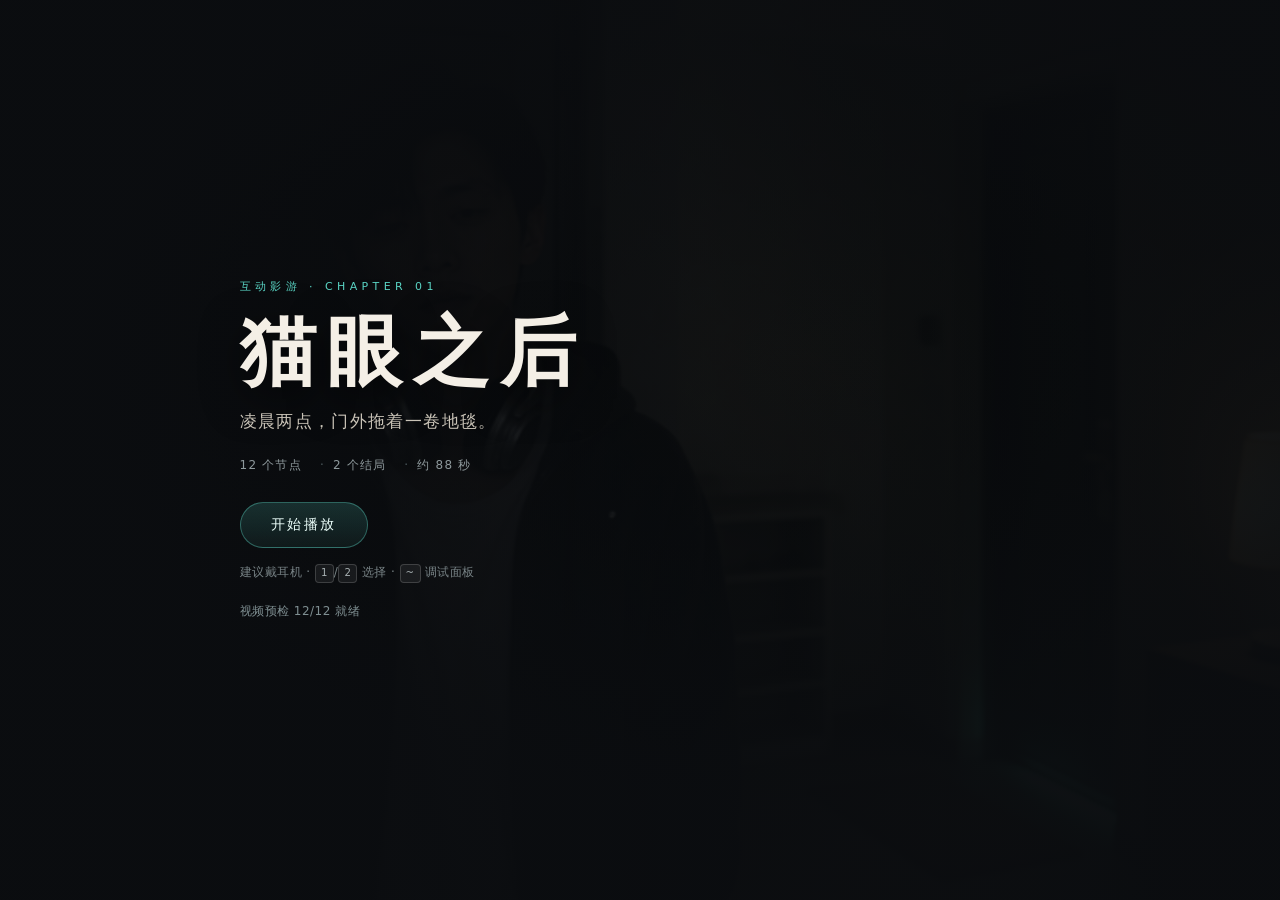
<file: index.html>
<!doctype html><html lang="zh-CN"><head><meta charset="utf-8"><meta http-equiv="refresh" content="0; url=player/"><title>猫眼之后</title></head><body><p>正在进入《猫眼之后》…</p><p><a href="player/">如果没有自动跳转，点这里</a></p></body></html>
</file>
<file: player/player.css>
/* =========================================================
   《猫眼之后》互动播放器 · T-015
   纯静态、零依赖、零构建。
   视觉：近黑影院底 + 暖白字幕 + 青绿交互色（走廊应急灯）
   ========================================================= */

:root {
  --bg: #0b0d10;
  --bg-deep: #07090b;
  --ink: #f4efe6;
  --ink-dim: #a7b0b2;
  --ink-faint: #778487;
  --accent: #5ad4c4;
  --accent-soft: rgba(90, 212, 196, 0.14);
  --accent-line: rgba(90, 212, 196, 0.4);
  --warm: #e8c48a;
  --danger: #e36f63;
  --radius: 14px;
  --frame-w: min(1280px, 100vw, calc((100vh - 250px) * 16 / 9));
  --frame-w: min(1280px, 100vw, calc((100dvh - 250px) * 16 / 9));
  --font: "PingFang SC", "Noto Sans SC", "Source Han Sans SC", "Hiragino Sans GB",
    "Microsoft YaHei", system-ui, -apple-system, "Segoe UI", sans-serif;
}

* {
  box-sizing: border-box;
}

[hidden] {
  display: none !important;
}

html,
body {
  height: 100%;
}

body {
  margin: 0;
  background: var(--bg-deep);
  color: var(--ink);
  font-family: var(--font);
  overflow: hidden;
  -webkit-font-smoothing: antialiased;
  -moz-osx-font-smoothing: grayscale;
}

button {
  font-family: inherit;
  color: inherit;
}

kbd {
  display: inline-block;
  min-width: 18px;
  padding: 1px 5px;
  border: 1px solid rgba(255, 255, 255, 0.16);
  border-radius: 4px;
  background: rgba(255, 255, 255, 0.06);
  color: var(--ink-dim);
  font-family: inherit;
  font-size: 0.85em;
  line-height: 1.4;
  text-align: center;
}

.app {
  position: relative;
  display: flex;
  flex-direction: column;
  min-height: 100vh;
  min-height: 100dvh;
  overflow: hidden;
  background:
    radial-gradient(120% 90% at 50% -10%, #151d21 0%, #0b0d10 52%, #07090b 100%);
}

/* ---------- 顶栏 / 道具 HUD ---------- */

.topbar {
  position: relative;
  z-index: 20;
  display: flex;
  align-items: center;
  justify-content: space-between;
  gap: 16px;
  height: 58px;
  flex: 0 0 58px;
  padding: 0 clamp(14px, 3vw, 28px);
}

.brand {
  display: flex;
  align-items: baseline;
  gap: 10px;
  min-width: 0;
  letter-spacing: 0.06em;
}

.brand-mark {
  color: var(--accent);
  font-size: 13px;
  text-shadow: 0 0 12px var(--accent);
  transform: translateY(-1px);
}

.brand-title {
  font-size: 15px;
  font-weight: 600;
  letter-spacing: 0.18em;
  white-space: nowrap;
}

.brand-chapter {
  color: var(--ink-faint);
  font-size: 11px;
  letter-spacing: 0.16em;
  white-space: nowrap;
}

.topbar-right {
  display: flex;
  align-items: center;
  gap: 10px;
  min-width: 0;
}

.item-hud {
  display: flex;
  align-items: center;
  gap: 8px;
  min-height: 30px;
  padding: 4px 10px;
  border: 1px solid rgba(255, 255, 255, 0.08);
  border-radius: 999px;
  background: rgba(10, 14, 16, 0.55);
  -webkit-backdrop-filter: blur(6px);
  backdrop-filter: blur(6px);
}

.item-hud-label {
  color: var(--ink-faint);
  font-size: 10px;
  letter-spacing: 0.18em;
  white-space: nowrap;
}

.item-list {
  display: flex;
  flex-wrap: wrap;
  gap: 6px;
  max-width: 44vw;
}

.item-chip {
  padding: 2px 8px;
  border: 1px solid var(--accent-line);
  border-radius: 999px;
  background: var(--accent-soft);
  color: var(--accent);
  font-size: 11px;
  white-space: nowrap;
  animation: chip-in 0.22s ease both;
}

.item-empty {
  color: #5f6a6e;
  font-size: 11px;
}

.icon-btn {
  display: grid;
  place-items: center;
  width: 28px;
  height: 28px;
  padding: 0;
  border: 1px solid rgba(255, 255, 255, 0.1);
  border-radius: 50%;
  background: transparent;
  color: var(--ink-faint);
  font-size: 13px;
  line-height: 1;
  opacity: 0.55;
  cursor: pointer;
  transition: opacity 0.16s, border-color 0.16s, color 0.16s;
}

.icon-btn:hover,
.icon-btn:focus-visible {
  opacity: 1;
  border-color: var(--accent-line);
  color: var(--accent);
  outline: none;
}

/* ---------- 舞台 / 画幅 ---------- */

.stage {
  position: relative;
  z-index: 5;
  display: flex;
  flex: 1 1 auto;
  flex-direction: column;
  align-items: center;
  justify-content: center;
  min-height: 0;
  padding: 0 0 18px;
}

.frame-shell {
  display: flex;
  flex-direction: column;
  width: var(--frame-w);
  max-width: 100%;
}

.frame {
  position: relative;
  width: 100%;
  aspect-ratio: 16 / 9;
  overflow: hidden;
  isolation: isolate;
  border: 1px solid rgba(255, 255, 255, 0.06);
  border-radius: 10px;
  background:
    radial-gradient(90% 90% at 50% 40%, #12181b 0%, #050708 100%);
  box-shadow:
    0 24px 70px rgba(0, 0, 0, 0.55),
    0 0 0 1px rgba(0, 0, 0, 0.6) inset;
}

.poster {
  position: absolute;
  inset: 0;
  z-index: 1;
  width: 100%;
  height: 100%;
  object-fit: contain;
  background: #050607;
  opacity: 1;
  transition: opacity 0.2s linear;
  user-select: none;
}

.poster.is-broken {
  opacity: 0;
}

.poster.is-empty {
  opacity: 0;
}

.video-layer {
  position: absolute;
  inset: 0;
  z-index: 2;
  pointer-events: none;
}

.video-el {
  position: absolute;
  inset: 0;
  width: 100%;
  height: 100%;
  object-fit: contain;
  background: transparent;
  opacity: 0;
  transition: opacity 120ms linear;
}

.video-el.is-live {
  opacity: 1;
}

.frame-vignette {
  position: absolute;
  inset: 0;
  z-index: 3;
  pointer-events: none;
  background:
    radial-gradient(120% 100% at 50% 45%, transparent 55%, rgba(0, 0, 0, 0.42) 100%),
    linear-gradient(180deg, rgba(0, 0, 0, 0.24), transparent 22%, transparent 72%, rgba(0, 0, 0, 0.48));
}

/* ---------- 视频缺失占位 ---------- */

.fallback {
  position: absolute;
  inset: 0;
  z-index: 4;
  display: flex;
  flex-direction: column;
  justify-content: space-between;
  padding: 4% 5%;
  pointer-events: none;
  background: linear-gradient(
    180deg,
    rgba(5, 8, 10, 0.18),
    rgba(5, 8, 10, 0.04) 42%,
    rgba(5, 8, 10, 0.64)
  );
}

.fallback-top {
  display: flex;
}

.badge-live {
  display: inline-flex;
  align-items: center;
  gap: 6px;
  padding: 5px 10px;
  border: 1px solid rgba(232, 196, 138, 0.5);
  border-radius: 999px;
  background: rgba(24, 18, 10, 0.72);
  color: var(--warm);
  font-size: 11px;
  letter-spacing: 0.14em;
  -webkit-backdrop-filter: blur(6px);
  backdrop-filter: blur(6px);
}

.badge-live::before {
  content: "";
  width: 6px;
  height: 6px;
  border-radius: 50%;
  background: var(--warm);
  animation: pulse-soft 1.4s ease-in-out infinite;
}

.fallback-bottom {
  display: flex;
  align-items: center;
  justify-content: space-between;
  gap: 12px;
  pointer-events: auto;
}

.fallback-text {
  color: #c9c2b4;
  font-size: 12px;
  letter-spacing: 0.04em;
  text-shadow: 0 1px 2px rgba(0, 0, 0, 0.8);
}

/* ---------- 载入 / 继续播放 ---------- */

.video-loading {
  position: absolute;
  inset: 0;
  z-index: 5;
  display: flex;
  align-items: center;
  justify-content: center;
  gap: 10px;
  background: rgba(5, 7, 9, 0.35);
  color: #cfd6d4;
  font-size: 12px;
  letter-spacing: 0.12em;
}

.spinner {
  width: 18px;
  height: 18px;
  border: 2px solid rgba(255, 255, 255, 0.18);
  border-top-color: var(--accent);
  border-radius: 50%;
  animation: spin 0.8s linear infinite;
}

.resume-prompt {
  position: absolute;
  inset: 0;
  z-index: 7;
  display: flex;
  align-items: center;
  justify-content: center;
  background: rgba(4, 6, 8, 0.55);
  -webkit-backdrop-filter: blur(2px);
  backdrop-filter: blur(2px);
}

.resume-prompt .primary-btn {
  margin-top: 0;
}

/* ---------- s08 群消息通知 ---------- */

.chat-overlay {
  position: absolute;
  top: 7%;
  left: 4%;
  z-index: 6;
  width: max-content;
  max-width: min(342px, 42%);
  padding: 11px 14px;
  border: 1px solid rgba(255, 255, 255, 0.15);
  border-radius: 12px;
  background: rgba(19, 22, 23, 0.82);
  -webkit-backdrop-filter: blur(10px);
  backdrop-filter: blur(10px);
  box-shadow: 0 6px 24px rgba(0, 0, 0, 0.3);
  opacity: 0;
  visibility: hidden;
  transform: translateY(-5px);
  pointer-events: none;
}

.chat-overlay.is-on {
  visibility: visible;
  opacity: 1;
  transform: none;
  transition: opacity 0.32s ease-out, transform 0.32s ease-out;
}

.chat-title {
  color: #c7cfcd;
  font-size: 12px;
  font-weight: 600;
  line-height: 1.35;
}

.chat-message {
  margin: 4px 0 0;
  color: #f1f3f2;
  font-size: 14px;
  line-height: 1.45;
}

/* ---------- 字幕 ---------- */

.subtitle {
  width: 100%;
  min-height: 78px;
  margin-top: 12px;
  padding: 12px 18px 14px;
  border: 1px solid rgba(255, 255, 255, 0.06);
  border-radius: 12px;
  background: linear-gradient(180deg, rgba(18, 23, 26, 0.82), rgba(10, 13, 15, 0.9));
  opacity: 0;
  transform: translateY(6px);
  transition: opacity 0.28s ease, transform 0.28s ease;
}

.subtitle.is-in {
  opacity: 1;
  transform: none;
}

.subtitle-speaker {
  display: block;
  margin-bottom: 5px;
  color: var(--accent);
  font-size: 11px;
  letter-spacing: 0.24em;
  text-shadow: 0 0 14px rgba(90, 212, 196, 0.25);
}

.subtitle-dialogue {
  margin: 0;
  color: var(--ink);
  font-size: clamp(16px, 1.35vw, 21px);
  line-height: 1.55;
  letter-spacing: 0.03em;
  text-shadow: 0 1px 0 rgba(0, 0, 0, 0.55);
  word-break: break-word;
}

/* ---------- 按钮 ---------- */

.primary-btn {
  appearance: none;
  margin-top: 28px;
  padding: 13px 30px;
  border: 1px solid var(--accent-line);
  border-radius: 999px;
  background: linear-gradient(180deg, rgba(90, 212, 196, 0.18), rgba(90, 212, 196, 0.07));
  color: #ecfffb;
  font-size: 14px;
  letter-spacing: 0.18em;
  cursor: pointer;
  transition: background 0.18s, border-color 0.18s, box-shadow 0.18s;
}

.primary-btn:hover:not(:disabled),
.primary-btn:focus-visible {
  border-color: var(--accent);
  background: rgba(90, 212, 196, 0.24);
  box-shadow: 0 0 30px rgba(90, 212, 196, 0.16);
  outline: none;
}

.primary-btn:disabled {
  opacity: 0.45;
  cursor: wait;
}

.ghost-btn {
  appearance: none;
  min-height: 34px;
  padding: 7px 14px;
  border: 1px solid rgba(255, 255, 255, 0.14);
  border-radius: 999px;
  background: rgba(10, 14, 16, 0.55);
  color: #d4dcda;
  font-size: 11px;
  letter-spacing: 0.08em;
  cursor: pointer;
  transition: border-color 0.16s, background 0.16s, color 0.16s;
}

.ghost-btn:hover,
.ghost-btn:focus-visible {
  border-color: var(--accent-line);
  background: var(--accent-soft);
  color: var(--accent);
  outline: none;
}

/* ---------- 选择面板 ---------- */

.choice-layer {
  position: fixed;
  inset: 0;
  z-index: 60;
  display: flex;
  align-items: center;
  justify-content: center;
  padding: max(18px, env(safe-area-inset-top)) 16px max(18px, env(safe-area-inset-bottom));
  opacity: 0;
  transition: opacity 0.16s ease;
}

.choice-layer.is-on {
  opacity: 1;
}

.choice-scrim {
  position: absolute;
  inset: 0;
  background: radial-gradient(80% 70% at 50% 50%, rgba(4, 7, 8, 0.35), rgba(4, 7, 8, 0.8));
  -webkit-backdrop-filter: blur(2px);
  backdrop-filter: blur(2px);
}

.choice-card {
  position: relative;
  width: min(560px, 100%);
  max-height: min(78dvh, 560px);
  overflow: auto;
  padding: clamp(16px, 2.4vw, 24px);
  border: 1px solid rgba(90, 212, 196, 0.22);
  border-radius: 16px;
  background: linear-gradient(165deg, rgba(20, 27, 29, 0.97), rgba(10, 13, 15, 0.98));
  box-shadow: 0 30px 80px rgba(0, 0, 0, 0.7);
}

.choice-head {
  display: flex;
  align-items: flex-start;
  justify-content: space-between;
  gap: 12px;
  margin-bottom: 14px;
}

.choice-kicker {
  margin-bottom: 4px;
  color: var(--accent);
  font-size: 10px;
  letter-spacing: 0.28em;
}

.choice-title {
  margin: 0;
  font-size: clamp(17px, 2vw, 21px);
  font-weight: 600;
  letter-spacing: 0.04em;
}

.choice-context {
  margin: 0 0 14px;
  padding: 9px 12px;
  border-left: 2px solid var(--accent-line);
  border-radius: 0 8px 8px 0;
  background: rgba(255, 255, 255, 0.025);
  color: #cfc9bd;
  font-size: 13px;
  line-height: 1.65;
}

.choice-context-speaker {
  margin-right: 8px;
  color: var(--accent);
  font-size: 11px;
  letter-spacing: 0.14em;
  white-space: nowrap;
}

.countdown {
  position: relative;
  flex: 0 0 46px;
  width: 46px;
  height: 46px;
}

.countdown svg {
  width: 100%;
  height: 100%;
  transform: rotate(-90deg);
}

.ring-bg {
  fill: none;
  stroke: rgba(255, 255, 255, 0.12);
  stroke-width: 3;
}

.ring-fg {
  fill: none;
  stroke: var(--accent);
  stroke-width: 3;
  stroke-linecap: round;
  stroke-dasharray: 113.1;
  stroke-dashoffset: 0;
  transition: stroke-dashoffset 0.12s linear, stroke 0.2s;
}

.countdown-num {
  position: absolute;
  inset: 0;
  display: grid;
  place-items: center;
  color: var(--ink);
  font-size: 13px;
  font-variant-numeric: tabular-nums;
}

.countdown.is-urgent .ring-fg {
  stroke: var(--danger);
}

.countdown.is-urgent {
  animation: pulse-danger 0.9s ease-in-out infinite;
}

.options {
  display: flex;
  flex-direction: column;
  gap: 10px;
}

.option-btn {
  display: flex;
  align-items: center;
  gap: 12px;
  width: 100%;
  min-height: 54px;
  padding: 12px 14px;
  border: 1px solid rgba(255, 255, 255, 0.12);
  border-radius: 12px;
  background: rgba(255, 255, 255, 0.035);
  color: var(--ink);
  text-align: left;
  cursor: pointer;
  transition: background 0.15s, border-color 0.15s, transform 0.12s, box-shadow 0.15s;
}

.option-btn:hover:not(:disabled),
.option-btn:focus-visible {
  border-color: var(--accent-line);
  background: var(--accent-soft);
  outline: none;
}

.option-btn:active:not(:disabled) {
  transform: scale(0.995);
}

.option-btn:disabled {
  opacity: 0.5;
  cursor: not-allowed;
}

.option-key {
  display: grid;
  flex: 0 0 24px;
  place-items: center;
  width: 24px;
  height: 24px;
  border: 1px solid rgba(255, 255, 255, 0.16);
  border-radius: 7px;
  color: var(--ink-faint);
  font-size: 11px;
}

.option-label {
  flex: 1 1 auto;
  font-size: 15px;
  line-height: 1.5;
}

.option-missing {
  flex: 0 0 auto;
  color: var(--danger);
  font-size: 11px;
  white-space: nowrap;
}

.option-btn.is-chosen {
  border-color: var(--accent);
  background: rgba(90, 212, 196, 0.22);
  box-shadow: 0 0 0 1px var(--accent-line), 0 0 22px rgba(90, 212, 196, 0.15);
}

.choice-hint {
  display: flex;
  flex-wrap: wrap;
  gap: 4px 14px;
  margin-top: 12px;
  color: #7e8b8e;
  font-size: 11px;
  letter-spacing: 0.06em;
}

/* ---------- 开始屏 ---------- */

.start-screen {
  position: fixed;
  inset: 0;
  z-index: 80;
  display: flex;
  align-items: center;
  justify-content: center;
  overflow: hidden;
  background: var(--bg);
  transition: opacity 0.22s ease;
}

.start-screen.is-leaving {
  opacity: 0;
  pointer-events: none;
}

.start-cover {
  position: absolute;
  inset: 0;
  width: 100%;
  height: 100%;
  object-fit: cover;
  opacity: 0.55;
  filter: saturate(0.85) contrast(1.05);
}

.start-veil {
  position: absolute;
  inset: 0;
  background:
    radial-gradient(80% 70% at 62% 40%, rgba(11, 13, 16, 0.2), rgba(11, 13, 16, 0.9) 70%),
    linear-gradient(90deg, rgba(7, 9, 11, 0.94), rgba(7, 9, 11, 0.55) 55%, rgba(7, 9, 11, 0.8));
}

.start-content {
  position: relative;
  display: flex;
  flex-direction: column;
  align-items: flex-start;
  width: min(980px, 100%);
  padding: 8vh clamp(24px, 7vw, 96px);
}

.start-kicker {
  margin-bottom: 18px;
  color: var(--accent);
  font-size: 11px;
  letter-spacing: 0.4em;
}

.start-content h1 {
  margin: 0;
  font-size: clamp(42px, 7vw, 76px);
  font-weight: 600;
  line-height: 1.05;
  letter-spacing: 0.14em;
  text-shadow: 0 12px 40px rgba(0, 0, 0, 0.6);
}

.start-sub {
  margin: 18px 0 0;
  color: #c9c3b7;
  font-size: clamp(14px, 1.5vw, 17px);
  letter-spacing: 0.08em;
}

.start-meta {
  display: flex;
  flex-wrap: wrap;
  gap: 8px 18px;
  margin-top: 24px;
  color: #8e999c;
  font-size: 12px;
  letter-spacing: 0.1em;
}

.start-meta span::before {
  content: "·";
  margin-right: 8px;
  color: #4d5a5e;
}

.start-meta span:first-child::before {
  content: none;
}

.start-hint {
  margin: 16px 0 0;
  color: #788386;
  font-size: 12px;
  letter-spacing: 0.04em;
}

.start-status {
  min-height: 18px;
  margin: 20px 0 0;
  color: #7f8f92;
  font-size: 12px;
  letter-spacing: 0.04em;
}

/* ---------- 结局卡 ---------- */

.ending {
  position: fixed;
  inset: 0;
  z-index: 70;
  display: flex;
  align-items: center;
  justify-content: center;
  overflow: auto;
  padding: 24px 16px;
  background: radial-gradient(80% 70% at 50% 30%, rgba(15, 22, 24, 0.92), rgba(5, 7, 9, 0.98));
  opacity: 0;
  transition: opacity 0.3s ease;
}

.ending.is-on {
  opacity: 1;
}

.ending-inner {
  width: min(720px, 100%);
  margin: auto;
  padding: clamp(22px, 4vw, 44px);
  border: 1px solid rgba(255, 255, 255, 0.08);
  border-radius: 20px;
  background: linear-gradient(170deg, rgba(17, 23, 26, 0.9), rgba(8, 11, 13, 0.94));
  box-shadow: 0 40px 100px rgba(0, 0, 0, 0.7);
}

.ending-code {
  color: var(--accent);
  font-size: 11px;
  letter-spacing: 0.4em;
}

.ending-inner h2 {
  margin: 10px 0 0;
  font-size: clamp(30px, 5vw, 48px);
  font-weight: 600;
  letter-spacing: 0.12em;
}

.ending-quote {
  margin: 18px 0 0;
  padding-left: 14px;
  border-left: 2px solid var(--accent-line);
  color: #cfc9bd;
  font-size: 15px;
  line-height: 1.7;
}

.ending-meta {
  display: flex;
  flex-wrap: wrap;
  gap: 8px;
  margin-top: 18px;
}

.ending-chip {
  padding: 4px 10px;
  border: 1px solid rgba(255, 255, 255, 0.1);
  border-radius: 999px;
  color: #a8b5b5;
  font-size: 11px;
  letter-spacing: 0.04em;
}

.ending-chip.is-accent {
  border-color: var(--accent-line);
  color: var(--accent);
  background: var(--accent-soft);
}

.ending-actions {
  display: flex;
  flex-wrap: wrap;
  gap: 12px;
  margin-top: 26px;
}

.ending-actions .primary-btn {
  margin-top: 0;
}

.ending-path {
  margin-top: 24px;
  padding-top: 16px;
  border-top: 1px solid rgba(255, 255, 255, 0.08);
}

.ending-path summary {
  color: #aab6b6;
  font-size: 12px;
  letter-spacing: 0.12em;
  cursor: pointer;
}

.ending-path summary:focus-visible {
  color: var(--accent);
  outline: none;
}

.ending-path ol {
  margin: 12px 0 0;
  padding-left: 20px;
  color: #8f9b9d;
  font-size: 12px;
  line-height: 1.9;
}

.ending-path li::marker {
  color: #536063;
  font-variant-numeric: tabular-nums;
}

.ending-path li.is-choice {
  color: #cfe9e3;
}

.ending-path li.is-timeout {
  color: #d8c7a6;
}

.path-node {
  display: inline-block;
  min-width: 34px;
  color: #6f7e81;
  font-variant-numeric: tabular-nums;
}

.path-choice {
  color: var(--accent);
}

.path-note {
  margin-left: 6px;
  color: var(--warn, #d8c7a6);
  font-size: 11px;
}

/* ---------- 错误屏 ---------- */

.error-screen {
  position: fixed;
  inset: 0;
  z-index: 90;
  display: flex;
  align-items: center;
  justify-content: center;
  overflow: auto;
  padding: 24px 16px;
  background: rgba(5, 7, 9, 0.97);
}

.error-inner {
  width: min(680px, 100%);
  padding: clamp(22px, 4vw, 40px);
  border: 1px solid rgba(227, 111, 99, 0.28);
  border-radius: 18px;
  background: #0c1113;
}

.error-code {
  color: var(--danger);
  font-size: 11px;
  letter-spacing: 0.32em;
}

.error-inner h2 {
  margin: 10px 0 14px;
  font-size: clamp(24px, 4vw, 34px);
  letter-spacing: 0.06em;
}

.error-msg {
  margin: 0 0 12px;
  color: #d9cbc6;
  font-size: 14px;
  line-height: 1.7;
}

.error-detail {
  max-height: 150px;
  margin: 0 0 16px;
  padding: 10px 12px;
  overflow: auto;
  border: 1px solid rgba(255, 255, 255, 0.08);
  border-radius: 8px;
  background: rgba(255, 255, 255, 0.03);
  color: #9aa6a8;
  font-size: 11px;
  line-height: 1.6;
  white-space: pre-wrap;
  word-break: break-word;
}

.error-help {
  margin: 10px 0 0;
  color: #aab6b6;
  font-size: 12px;
  line-height: 1.7;
}

.error-cmd {
  display: inline-block;
  margin-top: 4px;
  padding: 7px 12px;
  border: 1px solid rgba(90, 212, 196, 0.25);
  border-radius: 7px;
  background: rgba(90, 212, 196, 0.08);
  color: var(--accent);
  font-size: 12px;
}

.error-inner code {
  color: var(--accent);
  font-family: ui-monospace, SFMono-Regular, Menlo, monospace;
  font-size: 0.95em;
}

.error-inner .ghost-btn {
  margin-top: 20px;
}

/* ---------- 调试面板 ---------- */

.debug-panel {
  position: fixed;
  top: 0;
  bottom: 0;
  left: 0;
  z-index: 100;
  width: min(400px, 100vw);
  padding: 16px;
  overflow: auto;
  border-right: 1px solid rgba(90, 212, 196, 0.2);
  background: rgba(7, 10, 12, 0.975);
  box-shadow: 30px 0 80px rgba(0, 0, 0, 0.6);
}

.debug-panel header {
  display: flex;
  align-items: center;
  justify-content: space-between;
  margin-bottom: 14px;
}

.debug-panel h2 {
  margin: 0;
  color: var(--accent);
  font-size: 12px;
  letter-spacing: 0.3em;
}

.debug-panel h3 {
  margin: 18px 0 8px;
  color: #6f7e81;
  font-size: 10px;
  font-weight: 500;
  letter-spacing: 0.22em;
}

.debug-grid {
  display: grid;
  grid-template-columns: 92px 1fr;
  gap: 6px 10px;
  margin: 0 0 14px;
  font-size: 11px;
}

.debug-grid dt {
  color: #66757a;
}

.debug-grid dd {
  margin: 0;
  color: #d4ddda;
  font-variant-numeric: tabular-nums;
  word-break: break-all;
}

.debug-controls {
  display: flex;
  flex-wrap: wrap;
  gap: 8px;
  margin-bottom: 14px;
}

.debug-controls .ghost-btn {
  min-height: 30px;
  padding: 5px 10px;
  border-radius: 7px;
  font-size: 11px;
}

.debug-node-list {
  display: flex;
  flex-direction: column;
  gap: 3px;
}

.debug-node {
  display: flex;
  align-items: center;
  gap: 8px;
  width: 100%;
  padding: 6px 8px;
  border: 1px solid transparent;
  border-radius: 7px;
  background: rgba(255, 255, 255, 0.025);
  color: #9fadaf;
  font-size: 11px;
  text-align: left;
  cursor: pointer;
}

.debug-node:hover,
.debug-node:focus-visible {
  border-color: var(--accent-line);
  background: var(--accent-soft);
  color: #e9fffa;
  outline: none;
}

.debug-node.is-current {
  border-color: var(--accent);
  color: #eafffb;
}

.dn-index {
  flex: 0 0 30px;
  color: #6f7e81;
  font-variant-numeric: tabular-nums;
}

.dn-id {
  overflow: hidden;
  text-overflow: ellipsis;
  white-space: nowrap;
}

.dn-flag {
  flex: 0 0 auto;
  margin-left: auto;
  color: #748286;
  font-size: 10px;
}

.dn-flag.is-missing {
  color: var(--warm);
}

.dn-flag.is-ok {
  color: var(--accent);
}

.debug-path-list {
  margin: 0;
  padding-left: 18px;
  color: #8f9b9d;
  font-size: 11px;
  line-height: 1.9;
}

.debug-path-list li.is-choice {
  color: #cfe9e3;
}

.debug-foot {
  margin: 18px 0 0;
  color: #5d6a6d;
  font-size: 10px;
  letter-spacing: 0.04em;
}

/* ---------- Toast ---------- */

.toast {
  position: fixed;
  top: 72px;
  left: 50%;
  z-index: 110;
  max-width: calc(100vw - 32px);
  padding: 9px 16px;
  border: 1px solid var(--accent-line);
  border-radius: 999px;
  background: rgba(13, 18, 20, 0.94);
  color: #dff8f2;
  font-size: 12px;
  letter-spacing: 0.04em;
  text-align: center;
  opacity: 0;
  transform: translate(-50%, -8px);
  transition: opacity 0.18s, transform 0.18s;
  pointer-events: none;
}

.toast.is-on {
  opacity: 1;
  transform: translate(-50%, 0);
}

.toast.is-error {
  border-color: rgba(227, 111, 99, 0.5);
  color: #ffd9d3;
}

/* ---------- 动画 ---------- */

@keyframes pulse-soft {
  0%, 100% { opacity: 0.45; }
  50% { opacity: 1; }
}

@keyframes pulse-danger {
  0%, 100% { transform: scale(1); }
  50% { transform: scale(1.08); }
}

@keyframes spin {
  to { transform: rotate(360deg); }
}

@keyframes chip-in {
  from { opacity: 0; transform: translateY(3px); }
  to { opacity: 1; transform: none; }
}

/* ---------- 移动端 390×844 ---------- */

@media (max-width: 760px) {
  :root {
    --frame-w: 100vw;
  }

  .topbar {
    height: 50px;
    flex-basis: 50px;
    padding: 0 12px;
  }

  .brand-title {
    font-size: 13px;
  }

  .brand-chapter {
    display: none;
  }

  .item-hud {
    padding: 3px 8px;
  }

  .item-list {
    max-width: 34vw;
  }

  .stage {
    justify-content: center;
    padding: 4px 0 10px;
  }

  .frame {
    border-right: 0;
    border-left: 0;
    border-radius: 0;
  }

  .frame-shell {
    width: 100vw;
  }

  .subtitle {
    width: 100vw;
    min-height: 60px;
    margin-top: 8px;
    padding: 9px 14px 11px;
    border-right: 0;
    border-left: 0;
    border-radius: 0;
  }

  .subtitle-dialogue {
    font-size: 16px;
  }

  .chat-overlay {
    left: 3%;
    padding: 7px 9px;
    border-radius: 8px;
  }

  .chat-title {
    font-size: 10px;
  }

  .chat-message {
    font-size: 12px;
  }

  .fallback {
    padding: 8px 10px 10px;
  }

  .fallback-text {
    font-size: 11px;
  }

  .choice-layer {
    align-items: flex-end;
    padding: 12px 10px calc(12px + env(safe-area-inset-bottom));
  }

  .choice-card {
    width: 100%;
    max-height: 52dvh;
    padding: 14px;
    border-radius: 16px;
  }

  /* 竖屏选择卡是底部抽屉，会盖住字幕栏；台词已在卡片内同步显示，
     隐藏重复字幕，避免两行字叠在卡片边缘。 */
  body[data-state="choosing"] .subtitle {
    opacity: 0;
    transform: translateY(4px);
  }

  .option-btn {
    min-height: 50px;
    padding: 10px 12px;
  }

  .option-label {
    font-size: 14px;
  }

  .option-missing {
    font-size: 10px;
  }

  .start-content {
    padding: 10vh 22px;
  }

  .start-content h1 {
    font-size: clamp(38px, 12vw, 56px);
  }

  .start-meta {
    font-size: 11px;
  }

  .ending {
    align-items: flex-start;
    padding: 12px;
  }

  .ending-inner {
    margin-top: 4vh;
    padding: 22px 18px;
  }

  .ending-actions {
    flex-direction: column;
  }

  .ending-actions button {
    width: 100%;
    margin-top: 0;
  }

  .debug-panel {
    width: 100vw;
    border-right: 0;
  }
}

@media (max-height: 560px) and (orientation: landscape) {
  :root {
    --frame-w: min(1280px, 100vw, calc((100dvh - 150px) * 16 / 9));
  }

  .topbar {
    height: 42px;
    flex-basis: 42px;
  }

  .stage {
    padding-bottom: 6px;
  }

  .subtitle {
    min-height: 52px;
    margin-top: 6px;
    padding: 7px 14px 8px;
  }

  .subtitle-dialogue {
    font-size: 15px;
  }

  .start-content {
    padding-top: 4vh;
    padding-bottom: 4vh;
  }

  .start-content h1 {
    font-size: 40px;
  }

  .start-meta,
  .start-hint {
    margin-top: 10px;
  }
}

@media (prefers-reduced-motion: reduce) {
  *,
  *::before,
  *::after {
    animation-duration: 0.001ms !important;
    animation-iteration-count: 1 !important;
    transition-duration: 0.001ms !important;
  }
}
</file>
